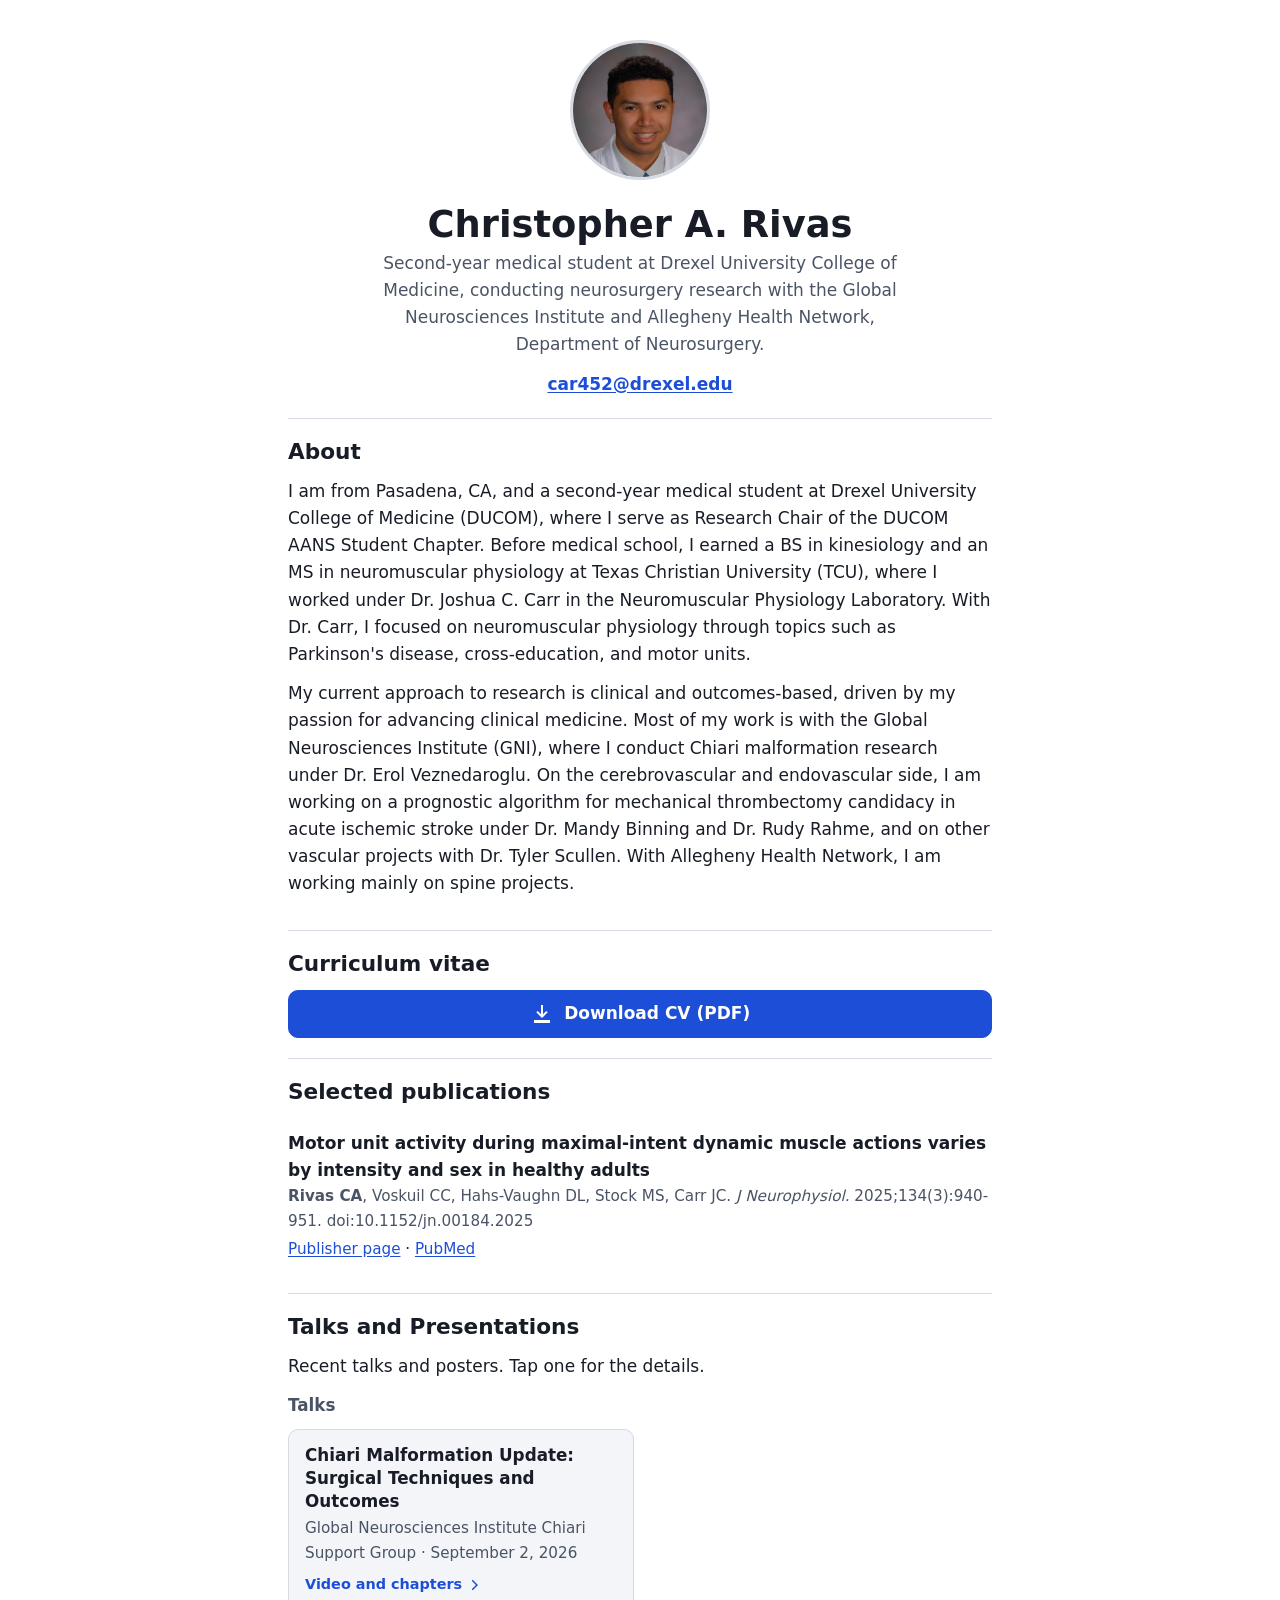
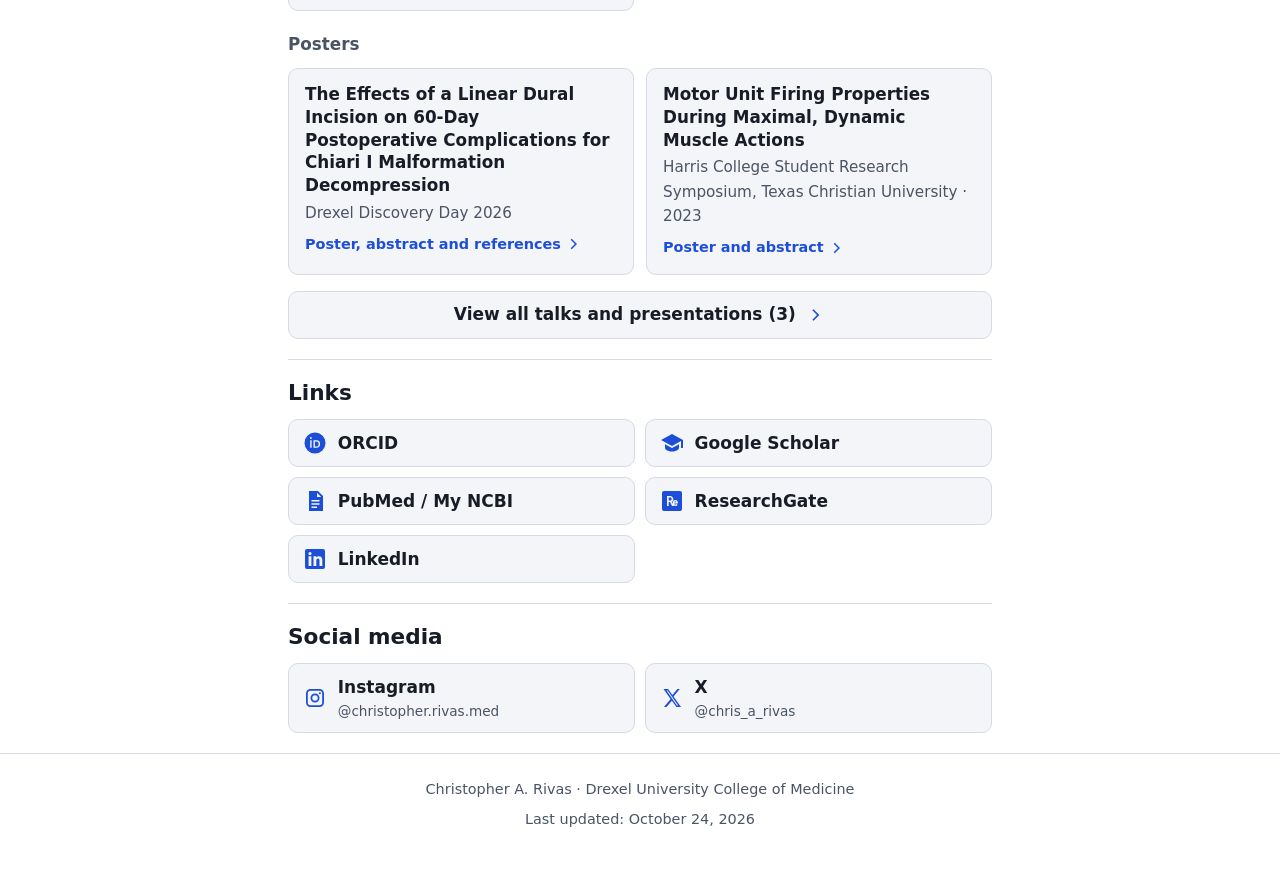
<file: index.html>
<!doctype html>
<html lang="en">
<head>
  <meta charset="utf-8">
  <meta name="viewport" content="width=device-width, initial-scale=1">
  <title>Christopher A. Rivas | Medical Student &amp; Neurosurgery Researcher</title>
  <meta name="description" content="Christopher A. Rivas, second-year medical student at Drexel University College of Medicine. Neurosurgery research with the Global Neurosciences Institute. Posters, publications and CV.">
  <meta name="color-scheme" content="light dark">
  <meta name="theme-color" content="#ffffff" media="(prefers-color-scheme: light)">
  <meta name="theme-color" content="#0f1420" media="(prefers-color-scheme: dark)">
  <link rel="canonical" href="https://christopherrivasmed.github.io/">
  <link rel="icon" href="assets/favicon.svg" type="image/svg+xml">

  <!-- Open Graph / link previews. og:image should be a PNG or JPG, ideally 1200x630. -->
  <meta property="og:type" content="website">
  <meta property="og:title" content="Christopher A. Rivas | Medical Student &amp; Neurosurgery Researcher">
  <meta property="og:description" content="Posters, publications and CV. Drexel University College of Medicine; Global Neurosciences Institute.">
  <meta property="og:url" content="https://christopherrivasmed.github.io/">
  <meta property="og:image" content="https://christopherrivasmed.github.io/assets/og-image.png">
  <meta property="og:image:width" content="1200">
  <meta property="og:image:height" content="630">
  <meta property="og:image:alt" content="Christopher A. Rivas, medical student and neurosurgery researcher">
  <meta name="twitter:card" content="summary_large_image">

  <link rel="stylesheet" href="css/style.css">

  <!--
    OPTIONAL ANALYTICS (GoatCounter, free and privacy-friendly). DISABLED by default.
    To enable: 1) sign up at https://www.goatcounter.com and pick a site code,
    2) replace YOURCODE below, 3) remove the comment markers around the script tag,
    4) to count poster scans, also set goatcounter_code in site.json and run scripts/build_posters.py
       (see README); that adds the counter to every poster page.
    To remove: delete this whole comment block.

    <script data-goatcounter="https://YOURCODE.goatcounter.com/count"
            async src="https://gc.zgo.at/count.js"></script>
  -->
</head>
<body>
  <a class="skip-link" href="#main">Skip to content</a>

  <header class="wrap hero">
    <img src="assets/photo.jpg" width="140" height="140" alt="Portrait of Christopher A. Rivas in a white coat and teal tie, smiling" fetchpriority="high">
    <h1>Christopher A. Rivas</h1>
    <p class="tagline">Second-year medical student at Drexel University College of Medicine, conducting neurosurgery research with the Global Neurosciences Institute and Allegheny Health Network, Department of Neurosurgery.</p>
    <p class="contact">
      <a href="mailto:car452@drexel.edu">car452@drexel.edu</a>
    </p>

  </header>

  <main id="main" class="wrap">

    <section id="about" aria-labelledby="about-h">
      <h2 id="about-h">About</h2>
      <p>I am from Pasadena, CA, and a second-year medical student at Drexel University College of Medicine (DUCOM), where I serve as Research Chair of the DUCOM AANS Student Chapter. Before medical school, I earned a BS in kinesiology and an MS in neuromuscular physiology at Texas Christian University (TCU), where I worked under Dr. Joshua C. Carr in the Neuromuscular Physiology Laboratory. With Dr. Carr, I focused on neuromuscular physiology through topics such as Parkinson's disease, cross-education, and motor units.</p>
      <p>My current approach to research is clinical and outcomes-based, driven by my passion for advancing clinical medicine. Most of my work is with the Global Neurosciences Institute (GNI), where I conduct Chiari malformation research under Dr. Erol Veznedaroglu. On the cerebrovascular and endovascular side, I am working on a prognostic algorithm for mechanical thrombectomy candidacy in acute ischemic stroke under Dr. Mandy Binning and Dr. Rudy Rahme, and on other vascular projects with Dr. Tyler Scullen. With Allegheny Health Network, I am working mainly on spine projects.</p>
    </section>

    <section id="cv" aria-labelledby="cv-h">
      <h2 id="cv-h">Curriculum vitae</h2>
      <!-- To swap the CV, replace cv/Rivas_CV.pdf with your file (same name). The link stays the same. -->
      <a class="btn btn-primary" href="cv/Rivas_CV.pdf" download>
        <svg viewBox="0 0 24 24" aria-hidden="true" focusable="false"><path d="M11 3h2v9.2l3.3-3.3 1.4 1.4L12 16.1l-5.7-5.8 1.4-1.4L11 12.2V3zM4 18h16v3H4v-3z"/></svg>
        Download CV (PDF)
      </a>
    </section>

    <section id="publications" aria-labelledby="pubs-h">
      <h2 id="pubs-h">Selected publications</h2>
      <ol class="pubs" reversed>
        <li id="pub-rivas-2025">
          <div class="pub-title">Motor unit activity during maximal-intent dynamic muscle actions varies by intensity and sex in healthy adults</div>
          <div class="pub-meta">
            <strong>Rivas CA</strong>, Voskuil CC, Hahs-Vaughn DL, Stock MS, Carr JC.
            <em>J Neurophysiol.</em> 2025;134(3):940-951.
            doi:10.1152/jn.00184.2025
          </div>
          <p class="pub-links">
            <a href="https://doi.org/10.1152/jn.00184.2025">Publisher page</a> &middot;
            <a href="https://pubmed.ncbi.nlm.nih.gov/40839392/">PubMed</a>
          </p>
        </li>
        <!-- To add another paper, copy the <li> above and give it a new id (for example pub-rivas-2026). -->
      </ol>
    </section>

    <section id="presentations" aria-labelledby="presentations-h">
      <h2 id="presentations-h">Talks and Presentations</h2>
      <p>Recent talks and posters. Tap one for the details.</p>

      <!--
        Everything between the markers is GENERATED (the newest talks and posters and the "view all" button).
        Do not edit it here. Add or change a talk or poster in talks/<slug>/talk.json or posters/<slug>/poster.json,
        then run: python scripts/build_site.py
        (how many show: "home_talk_limit" and "home_poster_limit" in site.json)
      -->
      <!-- PRESENTATIONS:START (generated by scripts/build_site.py; do not edit between the markers) -->
      <h3 class="group-h">Talks</h3>
      <ul class="tile-list">
      <li data-kind="talk" data-search="Chiari Malformation Update: Surgical Techniques and Outcomes Global Neurosciences Institute Chiari Support Group September 2, 2026 2026-09-02 Christopher A. Rivas Chiari malformation Chiari support group patients and families surgical techniques surgical outcomes research basics Global Neurosciences Institute GNI chiari-support-group-2026 Talk">
        <a class="tile" href="t/chiari-support-group-2026/">
          <h4 class="tile-title">Chiari Malformation Update: Surgical Techniques and Outcomes</h4>
          <p class="tile-meta">Global Neurosciences Institute Chiari Support Group &middot; September 2, 2026</p>
          <p class="tile-cta">Video and chapters <svg viewBox="0 0 24 24" aria-hidden="true" focusable="false"><path d="M9 5l7 7-7 7-1.4-1.4L13.2 12 7.6 6.4 9 5z"/></svg></p>
        </a>
      </li>
      </ul>
      <h3 class="group-h">Posters</h3>
      <ul class="tile-list">
      <li data-kind="poster" data-search="The Effects of a Linear Dural Incision on 60-Day Postoperative Complications for Chiari I Malformation Decompression Drexel Discovery Day 2026 2026 2026 Christopher A. Rivas¹ and Erol Veznedaroglu¹,² Chiari malformation Chiari I CM1 decompression dural incision duraplasty neurosurgery Drexel Discovery Day chiari-ddd-2026 Poster">
        <a class="tile" href="p/chiari-ddd-2026/">
          <h4 class="tile-title">The Effects of a Linear Dural Incision on 60-Day Postoperative Complications for Chiari I Malformation Decompression</h4>
          <p class="tile-meta">Drexel Discovery Day 2026</p>
          <p class="tile-cta">Poster, abstract and references <svg viewBox="0 0 24 24" aria-hidden="true" focusable="false"><path d="M9 5l7 7-7 7-1.4-1.4L13.2 12 7.6 6.4 9 5z"/></svg></p>
        </a>
      </li>
      <li data-kind="poster" data-search="Motor Unit Firing Properties During Maximal, Dynamic Muscle Actions Harris College Student Research Symposium, Texas Christian University 2023 2023 Christopher A. Rivas, Caleb Voskuil, Monique Dudar, Alisa Soloveva, and Dr. Joshua C. Carr motor unit surface EMG EMG decomposition Precision Decomposition III PDIII bicep curl Henneman&#x27;s size principle neuromuscular physiology kinesiology TCU Harris College Student Research Symposium motor-unit-firing Poster">
        <a class="tile" href="p/motor-unit-firing/">
          <h4 class="tile-title">Motor Unit Firing Properties During Maximal, Dynamic Muscle Actions</h4>
          <p class="tile-meta">Harris College Student Research Symposium, Texas Christian University &middot; 2023</p>
          <p class="tile-cta">Poster and abstract <svg viewBox="0 0 24 24" aria-hidden="true" focusable="false"><path d="M9 5l7 7-7 7-1.4-1.4L13.2 12 7.6 6.4 9 5z"/></svg></p>
        </a>
      </li>
      </ul>
      <p class="more"><a class="btn more-btn" href="presentations/">View all talks and presentations (3) <svg viewBox="0 0 24 24" aria-hidden="true" focusable="false"><path d="M9 5l7 7-7 7-1.4-1.4L13.2 12 7.6 6.4 9 5z"/></svg></a></p>
      <!-- PRESENTATIONS:END -->
    </section>

    <section id="links" aria-labelledby="links-h">
      <h2 id="links-h">Links</h2>
      <ul class="btn-grid">
        <li>
          <a class="btn" href="https://orcid.org/0009-0006-3144-8555" rel="me noopener">
            <svg viewBox="0 0 24 24" aria-hidden="true" focusable="false"><path fill-rule="evenodd" d="M12 1.5a10.5 10.5 0 1 0 0 21 10.5 10.5 0 0 0 0-21zM7.9 6.1a.9.9 0 1 1 0 1.8.9.9 0 0 1 0-1.8zM7.2 9.2h1.4v7.6H7.2V9.2zm3.3 0h2.9c2.5 0 3.7 1.6 3.7 3.8s-1.4 3.8-3.7 3.8h-2.9V9.2zm1.4 1.2v5.2h1.4c1.7 0 2.4-1.1 2.4-2.6 0-1.4-.7-2.6-2.4-2.6h-1.4z"/></svg>
            ORCID
          </a>
        </li>
        <li>
          <a class="btn" href="https://scholar.google.com/citations?user=MPgsb2YAAAAJ" rel="me noopener">
            <svg viewBox="0 0 24 24" aria-hidden="true" focusable="false"><path d="M12 3 1 9l11 6 9-4.9V17h2V9L12 3zM5 13.2V17c0 1.7 3.1 3.5 7 3.5s7-1.8 7-3.5v-3.8l-7 3.8-7-3.8z"/></svg>
            Google Scholar
          </a>
        </li>
        <li>
          <a class="btn" href="https://www.ncbi.nlm.nih.gov/myncbi/christopher.rivas.2/bibliography/public/" rel="me noopener">
            <svg viewBox="0 0 24 24" aria-hidden="true" focusable="false"><path d="M6 2h9l5 5v15H6V2zm8 1.8V8h4.2L14 3.8zM8.5 11v1.6h8V11h-8zm0 3.2v1.6h8v-1.6h-8zm0 3.2V19h5.5v-1.6H8.5z"/></svg>
            PubMed / My NCBI
          </a>
        </li>
        <li>
          <a class="btn" href="https://www.researchgate.net/profile/Christopher-Rivas-2" rel="me noopener">
            <svg viewBox="0 0 24 24" aria-hidden="true" focusable="false"><path fill-rule="evenodd" d="M4 2h16a2 2 0 0 1 2 2v16a2 2 0 0 1-2 2H4a2 2 0 0 1-2-2V4a2 2 0 0 1 2-2zm3 5v10h1.7v-3.9h1.4l1.9 3.9h1.9l-2.2-4.1c1-.4 1.6-1.3 1.6-2.5 0-1.8-1.3-3.4-3.2-3.4H7zm1.7 1.5h1.5c.9 0 1.5.6 1.5 1.5s-.6 1.5-1.5 1.5H8.7V8.5zM15.3 11c-1.5 0-2.6 1.1-2.6 2.9s1.1 3.1 2.8 3.1c.9 0 1.6-.3 2.1-.9l-.9-1c-.3.3-.7.5-1.1.5-.7 0-1.2-.4-1.3-1.2h3.6v-.5c0-1.7-.9-2.9-2.6-2.9zm-.1 1.3c.5 0 .8.4.9.9h-1.8c.1-.6.4-.9.9-.9z"/></svg>
            ResearchGate
          </a>
        </li>
        <li>
          <a class="btn" href="https://www.linkedin.com/in/christopher-a-r-31bab919a/" rel="me noopener">
            <svg viewBox="0 0 24 24" aria-hidden="true" focusable="false"><path d="M4 2h16a2 2 0 0 1 2 2v16a2 2 0 0 1-2 2H4a2 2 0 0 1-2-2V4a2 2 0 0 1 2-2zm1.6 7.2V19h2.8V9.2H5.6zM7 5a1.6 1.6 0 1 0 0 3.2A1.6 1.6 0 0 0 7 5zm3.5 4.2V19h2.8v-5.2c0-1.4.6-2.2 1.7-2.2s1.5.8 1.5 2.1V19h2.8v-5.9c0-2.4-1.3-3.9-3.4-3.9-1.2 0-2.1.6-2.6 1.4V9.2h-2.8z"/></svg>
            LinkedIn
          </a>
        </li>
      </ul>
    </section>

    <section id="social" aria-labelledby="social-h">
      <h2 id="social-h">Social media</h2>
      <ul class="btn-grid">
        <li>
          <a class="btn" href="https://www.instagram.com/christopher.rivas.med/" rel="me noopener">
            <svg viewBox="0 0 24 24" aria-hidden="true" focusable="false"><path fill-rule="evenodd" d="M7.5 3h9A4.5 4.5 0 0 1 21 7.5v9a4.5 4.5 0 0 1-4.5 4.5h-9A4.5 4.5 0 0 1 3 16.5v-9A4.5 4.5 0 0 1 7.5 3zm0 1.8a2.7 2.7 0 0 0-2.7 2.7v9a2.7 2.7 0 0 0 2.7 2.7h9a2.7 2.7 0 0 0 2.7-2.7v-9a2.7 2.7 0 0 0-2.7-2.7h-9zM12 7.5a4.5 4.5 0 1 1 0 9 4.5 4.5 0 0 1 0-9zm0 1.8a2.7 2.7 0 1 0 0 5.4 2.7 2.7 0 0 0 0-5.4zm4.9-3.1a1.05 1.05 0 1 1 0 2.1 1.05 1.05 0 0 1 0-2.1z"/></svg>
            <span>Instagram <small>@christopher.rivas.med</small></span>
          </a>
        </li>
        <li>
          <a class="btn" href="https://x.com/chris_a_rivas" rel="me noopener">
            <svg viewBox="0 0 24 24" aria-hidden="true" focusable="false"><path fill-rule="evenodd" d="M3.5 3h4.6l4.3 6 5-6h2.4l-6.3 7.5L21 21h-4.6l-4.5-6.3L6.5 21H4l6.6-7.9L3.5 3zm3 1.6 10.4 14.8h1.2L7.7 4.6H6.5z"/></svg>
            <span>X <small>@chris_a_rivas</small></span>
          </a>
        </li>
      </ul>
    </section>

  </main>

  <footer>
    <div class="wrap">
      <p>Christopher A. Rivas &middot; Drexel University College of Medicine</p>
      <p>Last updated: <time datetime="2026-10-24">October 24, 2026</time></p>
    </div>
  </footer>

</body>
</html>
</file>
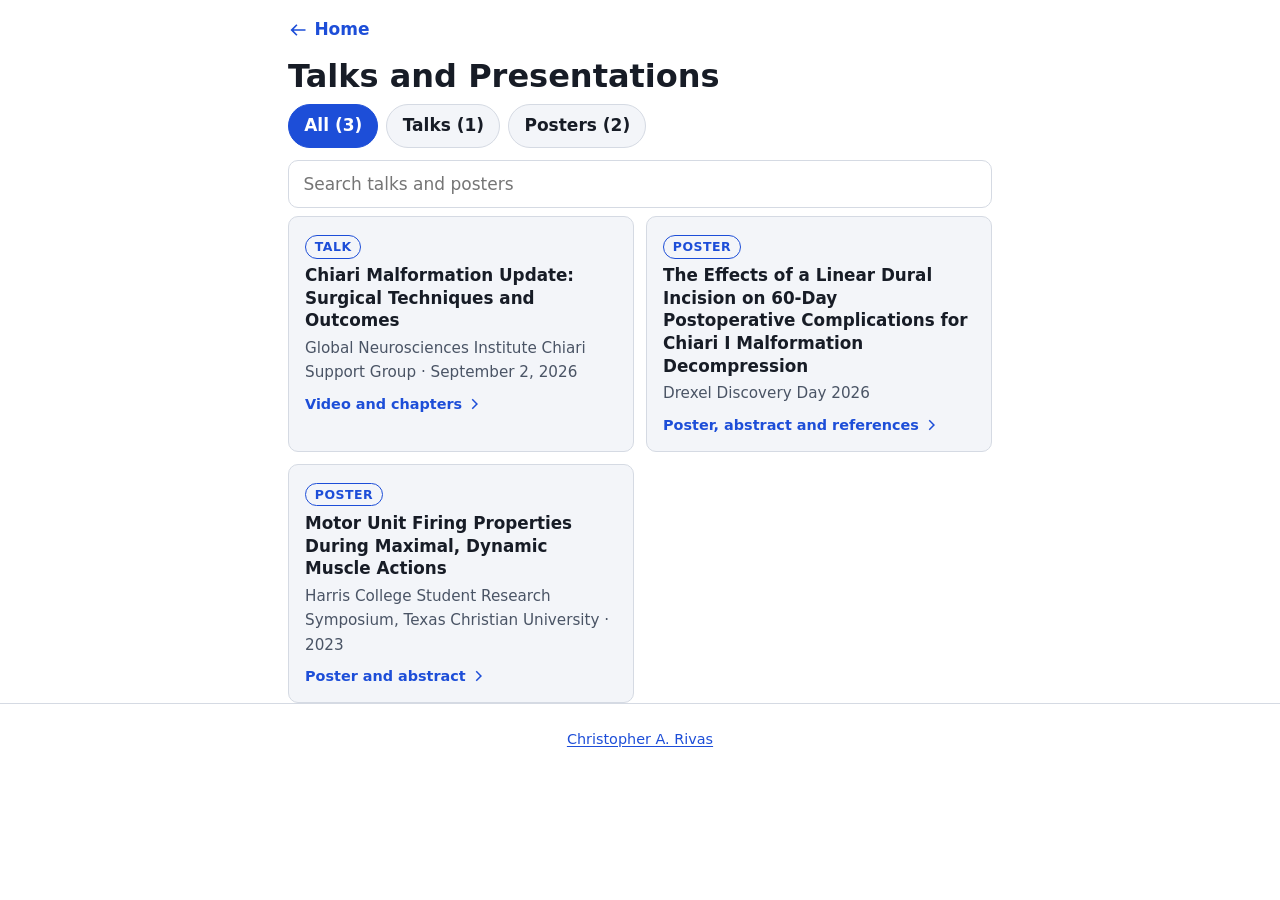
<file: presentations/index.html>
<!doctype html>
<html lang="en">
<!-- generated by scripts/build_site.py; edit talks/<slug>/talk.json and posters/<slug>/poster.json instead -->
<head>
  <meta charset="utf-8">
  <meta name="viewport" content="width=device-width, initial-scale=1">
  <title>Talks and Presentations | Christopher A. Rivas</title>
  <meta name="description" content="All talks and research posters by Christopher A. Rivas, with videos, abstracts and references.">
  <meta name="color-scheme" content="light dark">
  <meta name="theme-color" content="#ffffff" media="(prefers-color-scheme: light)">
  <meta name="theme-color" content="#0f1420" media="(prefers-color-scheme: dark)">
  <link rel="canonical" href="https://christopherrivasmed.github.io/presentations/">
  <link rel="icon" href="../assets/favicon.svg" type="image/svg+xml">
  <meta property="og:type" content="website">
  <meta property="og:title" content="Talks and Presentations">
  <meta property="og:description" content="All talks and research posters by Christopher A. Rivas, with videos, abstracts and references.">
  <meta property="og:url" content="https://christopherrivasmed.github.io/presentations/">
  <meta property="og:image" content="https://christopherrivasmed.github.io/assets/og-image.png">
  <meta name="twitter:card" content="summary_large_image">
  <link rel="stylesheet" href="../css/style.css">
</head>
<body>
  <a class="skip-link" href="#main">Skip to content</a>

  <header class="wrap poster-top">
    <a class="back" href="../"><svg viewBox="0 0 24 24" aria-hidden="true" focusable="false"><path d="M10 5l-7 7 7 7 1.4-1.4L6.8 13H21v-2H6.8l4.6-4.6L10 5z"/></svg>Home</a>
  </header>

  <main id="main" class="wrap poster-page">
    <h1>Talks and Presentations</h1>
    <div class="filter" id="kind-filter" role="group" aria-label="Filter by type" hidden>
      <button type="button" class="chip" data-kind="all" aria-pressed="true">All (3)</button>
      <button type="button" class="chip" data-kind="talk" aria-pressed="false">Talks (1)</button>
      <button type="button" class="chip" data-kind="poster" aria-pressed="false">Posters (2)</button>
    </div>

    <!-- The search box and filters are shown by js/presentations.js (they need JavaScript). -->
    <div class="poster-search" id="poster-search-wrap" hidden>
      <label for="poster-search" class="sr-only">Search talks and posters</label>
      <input id="poster-search" type="search" placeholder="Search talks and posters" autocomplete="off" enterkeyhint="search">
    </div>
    <p class="poster-count" id="poster-count" aria-live="polite" hidden></p>

    <ul class="tile-list" id="poster-list">
      <li data-kind="talk" data-search="Chiari Malformation Update: Surgical Techniques and Outcomes Global Neurosciences Institute Chiari Support Group September 2, 2026 2026-09-02 Christopher A. Rivas Chiari malformation Chiari support group patients and families surgical techniques surgical outcomes research basics Global Neurosciences Institute GNI chiari-support-group-2026 Talk">
        <a class="tile" href="../t/chiari-support-group-2026/">
          <span class="tile-kind">Talk</span>
          <h3 class="tile-title">Chiari Malformation Update: Surgical Techniques and Outcomes</h3>
          <p class="tile-meta">Global Neurosciences Institute Chiari Support Group &middot; September 2, 2026</p>
          <p class="tile-cta">Video and chapters <svg viewBox="0 0 24 24" aria-hidden="true" focusable="false"><path d="M9 5l7 7-7 7-1.4-1.4L13.2 12 7.6 6.4 9 5z"/></svg></p>
        </a>
      </li>
      <li data-kind="poster" data-search="The Effects of a Linear Dural Incision on 60-Day Postoperative Complications for Chiari I Malformation Decompression Drexel Discovery Day 2026 2026 2026 Christopher A. Rivas¹ and Erol Veznedaroglu¹,² Chiari malformation Chiari I CM1 decompression dural incision duraplasty neurosurgery Drexel Discovery Day chiari-ddd-2026 Poster">
        <a class="tile" href="../p/chiari-ddd-2026/">
          <span class="tile-kind">Poster</span>
          <h3 class="tile-title">The Effects of a Linear Dural Incision on 60-Day Postoperative Complications for Chiari I Malformation Decompression</h3>
          <p class="tile-meta">Drexel Discovery Day 2026</p>
          <p class="tile-cta">Poster, abstract and references <svg viewBox="0 0 24 24" aria-hidden="true" focusable="false"><path d="M9 5l7 7-7 7-1.4-1.4L13.2 12 7.6 6.4 9 5z"/></svg></p>
        </a>
      </li>
      <li data-kind="poster" data-search="Motor Unit Firing Properties During Maximal, Dynamic Muscle Actions Harris College Student Research Symposium, Texas Christian University 2023 2023 Christopher A. Rivas, Caleb Voskuil, Monique Dudar, Alisa Soloveva, and Dr. Joshua C. Carr motor unit surface EMG EMG decomposition Precision Decomposition III PDIII bicep curl Henneman&#x27;s size principle neuromuscular physiology kinesiology TCU Harris College Student Research Symposium motor-unit-firing Poster">
        <a class="tile" href="../p/motor-unit-firing/">
          <span class="tile-kind">Poster</span>
          <h3 class="tile-title">Motor Unit Firing Properties During Maximal, Dynamic Muscle Actions</h3>
          <p class="tile-meta">Harris College Student Research Symposium, Texas Christian University &middot; 2023</p>
          <p class="tile-cta">Poster and abstract <svg viewBox="0 0 24 24" aria-hidden="true" focusable="false"><path d="M9 5l7 7-7 7-1.4-1.4L13.2 12 7.6 6.4 9 5z"/></svg></p>
        </a>
      </li>
    </ul>
    <p class="poster-empty" id="poster-empty" hidden>Nothing matches your search.</p>
  </main>

  <footer>
    <div class="wrap">
      <p><a href="../">Christopher A. Rivas</a></p>
    </div>
  </footer>
  <script src="../js/presentations.js" defer></script>
</body>
</html>
</file>
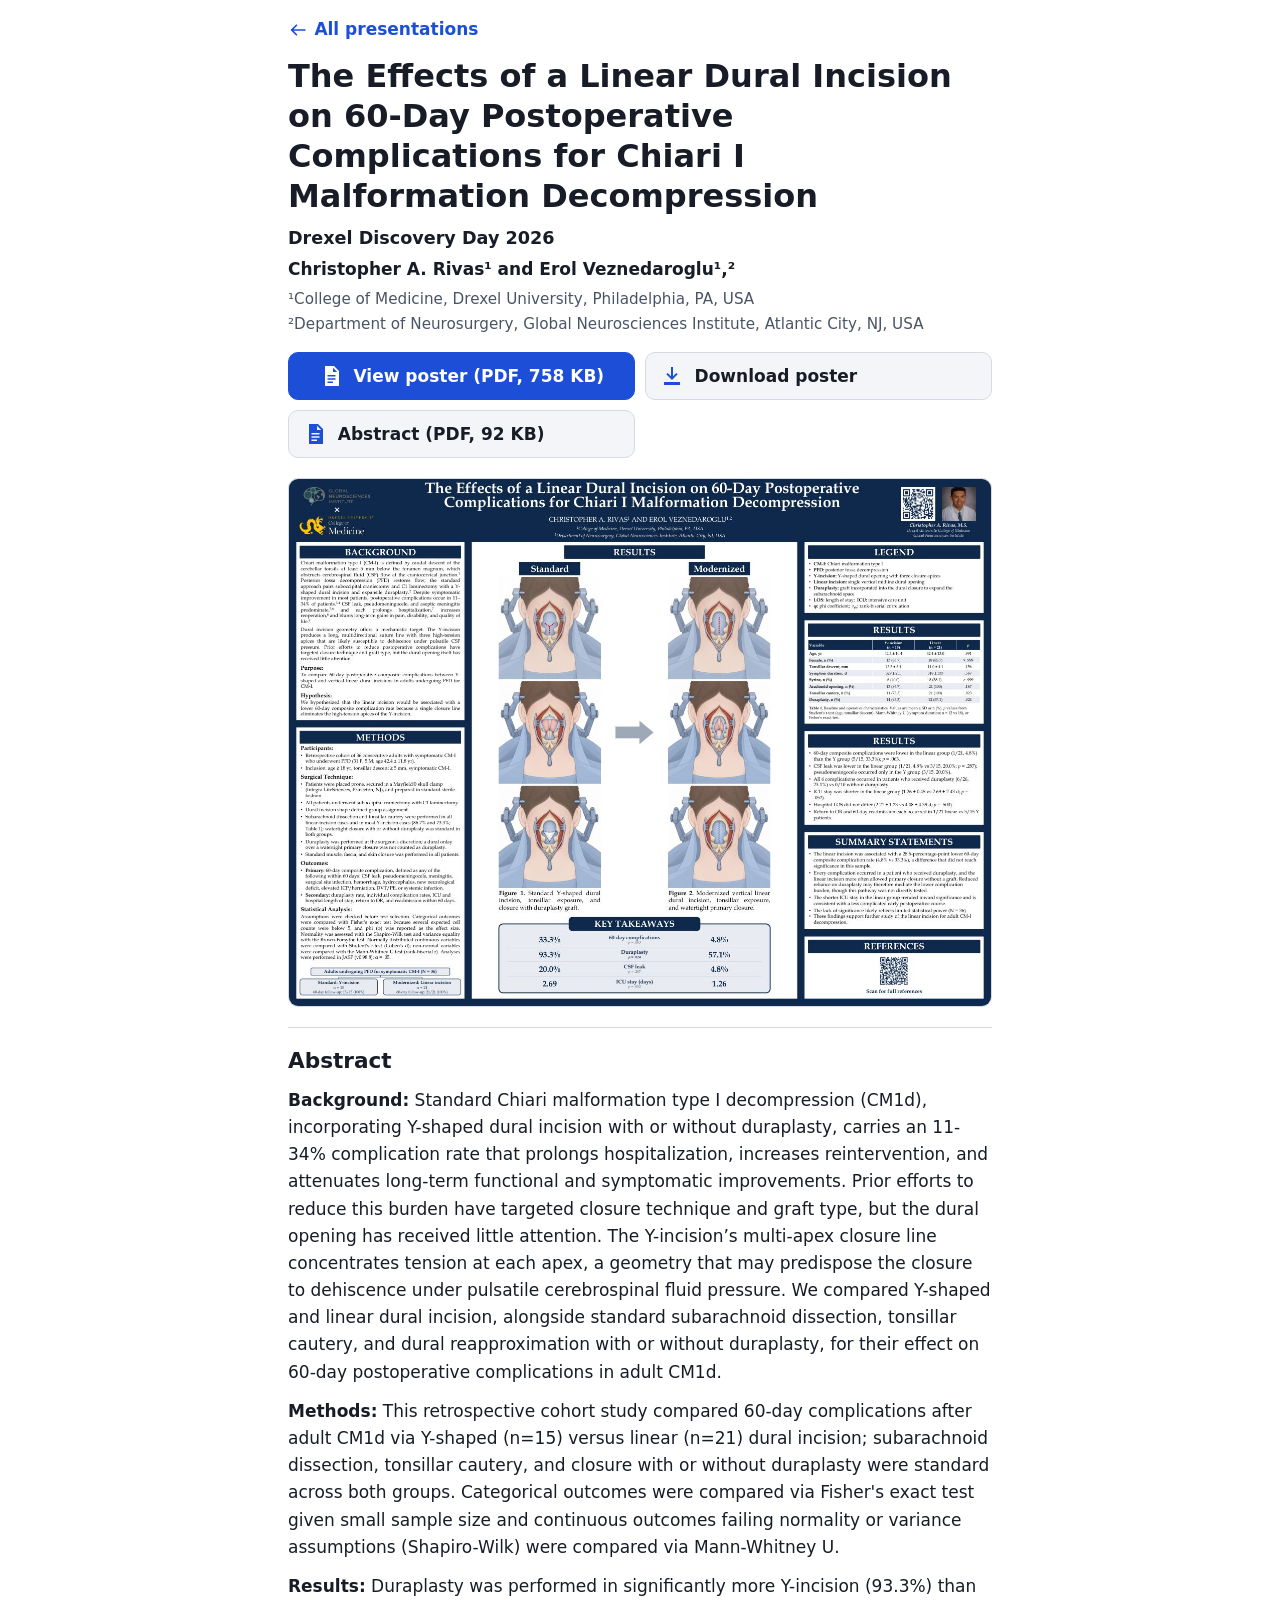
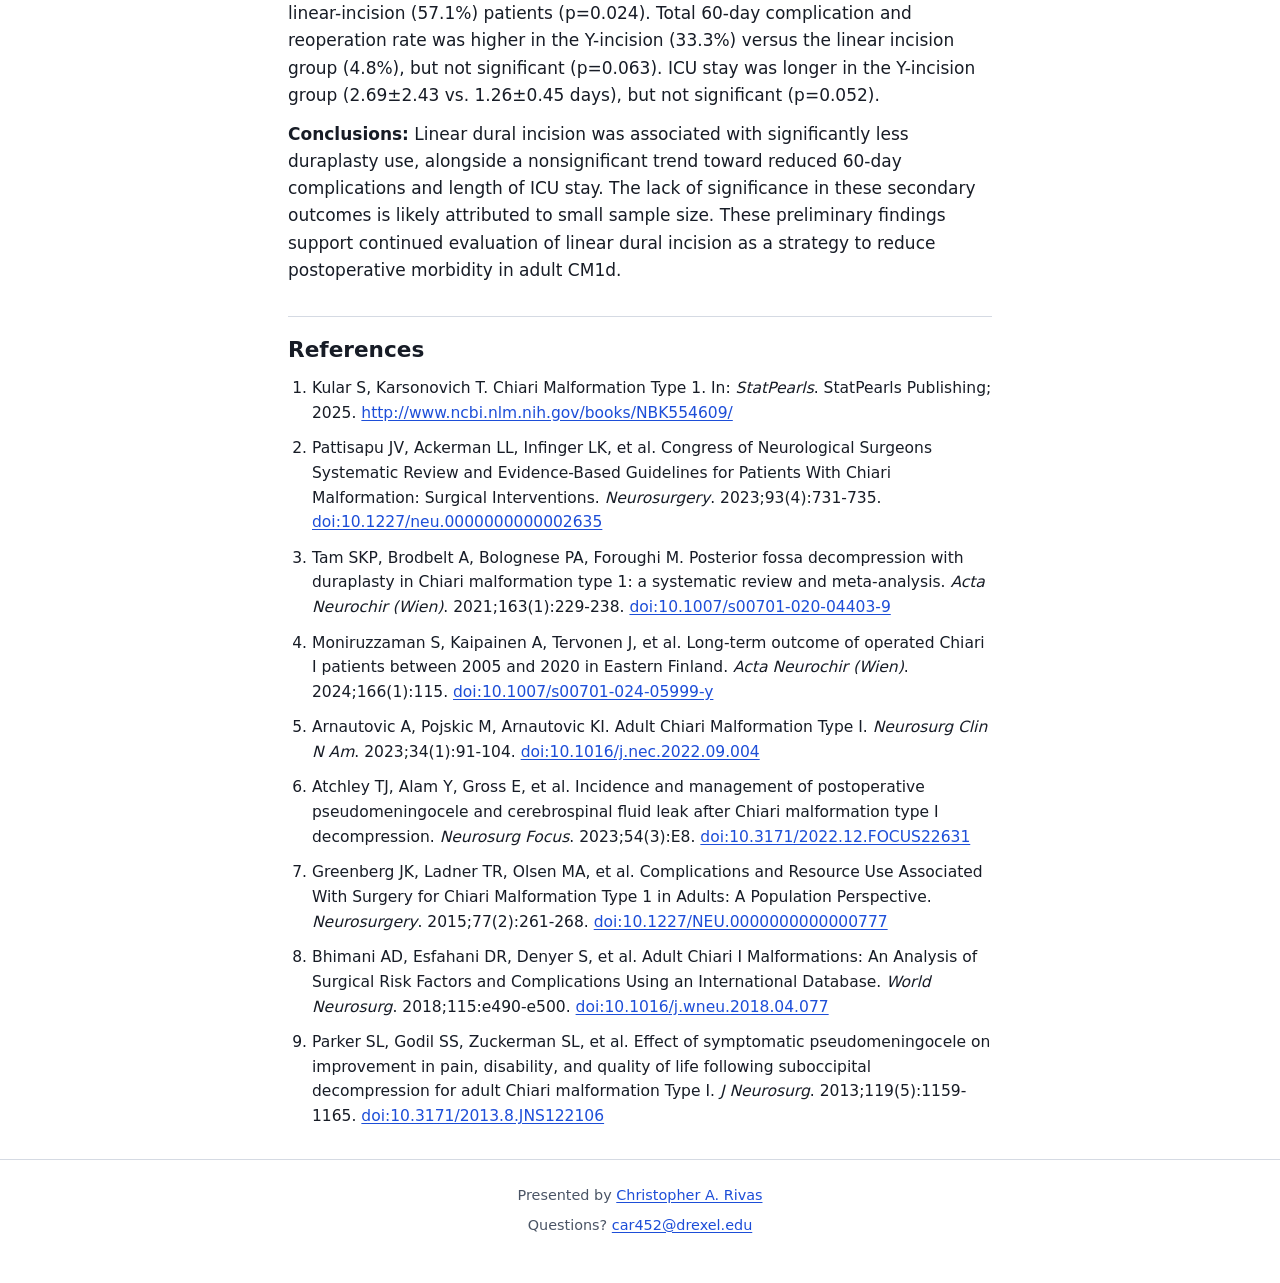
<file: p/chiari-ddd-2026/index.html>
<!doctype html>
<html lang="en">
<!-- generated by scripts/build_site.py; edit posters/chiari-ddd-2026/poster.json instead -->
<head>
  <meta charset="utf-8">
  <meta name="viewport" content="width=device-width, initial-scale=1">
  <title>The Effects of a Linear Dural Incision on 60-Day Postoperative Complications for Chiari I Malformation Decompression | Christopher A. Rivas</title>
  <meta name="description" content="Drexel Discovery Day 2026. Poster, abstract and references by Christopher A. Rivas.">
  <meta name="color-scheme" content="light dark">
  <meta name="theme-color" content="#ffffff" media="(prefers-color-scheme: light)">
  <meta name="theme-color" content="#0f1420" media="(prefers-color-scheme: dark)">
  <link rel="canonical" href="https://christopherrivasmed.github.io/p/chiari-ddd-2026/">
  <link rel="icon" href="../../assets/favicon.svg" type="image/svg+xml">
  <meta property="og:type" content="article">
  <meta property="og:title" content="The Effects of a Linear Dural Incision on 60-Day Postoperative Complications for Chiari I Malformation Decompression">
  <meta property="og:description" content="Drexel Discovery Day 2026. Poster, abstract and references by Christopher A. Rivas.">
  <meta property="og:url" content="https://christopherrivasmed.github.io/p/chiari-ddd-2026/">
  <meta property="og:image" content="https://christopherrivasmed.github.io/posters/chiari-ddd-2026/preview.jpg">
  <meta name="twitter:card" content="summary_large_image">
  <link rel="stylesheet" href="../../css/style.css">
</head>
<body>
  <a class="skip-link" href="#main">Skip to content</a>

  <header class="wrap poster-top">
    <a class="back" href="../../presentations/"><svg viewBox="0 0 24 24" aria-hidden="true" focusable="false"><path d="M10 5l-7 7 7 7 1.4-1.4L6.8 13H21v-2H6.8l4.6-4.6L10 5z"/></svg>All presentations</a>
  </header>

  <main id="main" class="wrap poster-page">
    <h1>The Effects of a Linear Dural Incision on 60-Day Postoperative Complications for Chiari I Malformation Decompression</h1>
    <p class="conf"><strong>Drexel Discovery Day 2026</strong></p>
    <p class="authors">Christopher A. Rivas¹ and Erol Veznedaroglu¹,²</p>
    <p class="affiliation">¹College of Medicine, Drexel University, Philadelphia, PA, USA<br>²Department of Neurosurgery, Global Neurosciences Institute, Atlantic City, NJ, USA</p>

    <ul class="btn-grid actions">
      <li><a class="btn btn-primary" href="../../posters/chiari-ddd-2026/poster.pdf" target="_blank" rel="noopener"><svg viewBox="0 0 24 24" aria-hidden="true" focusable="false"><path d="M6 2h9l5 5v15H6V2zm8 1.8V8h4.2L14 3.8zM8.5 11v1.6h8V11h-8zm0 3.2v1.6h8v-1.6h-8zm0 3.2V19h5.5v-1.6H8.5z"/></svg>View poster (PDF, 758 KB)</a></li>
      <li><a class="btn" href="../../posters/chiari-ddd-2026/poster.pdf" download><svg viewBox="0 0 24 24" aria-hidden="true" focusable="false"><path d="M11 3h2v9.2l3.3-3.3 1.4 1.4L12 16.1l-5.7-5.8 1.4-1.4L11 12.2V3zM4 18h16v3H4v-3z"/></svg>Download poster</a></li>
      <li><a class="btn" href="../../posters/chiari-ddd-2026/abstract.pdf" target="_blank" rel="noopener"><svg viewBox="0 0 24 24" aria-hidden="true" focusable="false"><path d="M6 2h9l5 5v15H6V2zm8 1.8V8h4.2L14 3.8zM8.5 11v1.6h8V11h-8zm0 3.2v1.6h8v-1.6h-8zm0 3.2V19h5.5v-1.6H8.5z"/></svg>Abstract (PDF, 92 KB)</a></li>
    </ul>

    <a class="poster-preview" href="../../posters/chiari-ddd-2026/poster.pdf" target="_blank" rel="noopener"><img src="../../posters/chiari-ddd-2026/preview.jpg" alt="Preview of the poster: The Effects of a Linear Dural Incision on 60-Day Postoperative Complications for Chiari I Malformation Decompression"></a>
    <section id="abstract" aria-labelledby="abstract-h">
      <h2 id="abstract-h">Abstract</h2>
      <p><strong>Background:</strong> Standard Chiari malformation type I decompression (CM1d), incorporating Y-shaped dural incision with or without duraplasty, carries an 11-34% complication rate that prolongs hospitalization, increases reintervention, and attenuates long-term functional and symptomatic improvements. Prior efforts to reduce this burden have targeted closure technique and graft type, but the dural opening has received little attention. The Y-incision’s multi-apex closure line concentrates tension at each apex, a geometry that may predispose the closure to dehiscence under pulsatile cerebrospinal fluid pressure. We compared Y-shaped and linear dural incision, alongside standard subarachnoid dissection, tonsillar cautery, and dural reapproximation with or without duraplasty, for their effect on 60-day postoperative complications in adult CM1d.</p>
      <p><strong>Methods:</strong> This retrospective cohort study compared 60-day complications after adult CM1d via Y-shaped (n=15) versus linear (n=21) dural incision; subarachnoid dissection, tonsillar cautery, and closure with or without duraplasty were standard across both groups. Categorical outcomes were compared via Fisher&#x27;s exact test given small sample size and continuous outcomes failing normality or variance assumptions (Shapiro-Wilk) were compared via Mann-Whitney U.</p>
      <p><strong>Results:</strong> Duraplasty was performed in significantly more Y-incision (93.3%) than linear-incision (57.1%) patients (p=0.024). Total 60-day complication and reoperation rate was higher in the Y-incision (33.3%) versus the linear incision group (4.8%), but not significant (p=0.063). ICU stay was longer in the Y-incision group (2.69±2.43 vs. 1.26±0.45 days), but not significant (p=0.052).</p>
      <p><strong>Conclusions:</strong> Linear dural incision was associated with significantly less duraplasty use, alongside a nonsignificant trend toward reduced 60-day complications and length of ICU stay. The lack of significance in these secondary outcomes is likely attributed to small sample size. These preliminary findings support continued evaluation of linear dural incision as a strategy to reduce postoperative morbidity in adult CM1d.</p>
    </section>
    <section id="references" aria-labelledby="references-h">
      <h2 id="references-h">References</h2>
      <ol class="refs">
        <li>Kular S, Karsonovich T. Chiari Malformation Type 1. In: <em>StatPearls</em>. StatPearls Publishing; 2025. <a href="http://www.ncbi.nlm.nih.gov/books/NBK554609/" rel="noopener">http://www.ncbi.nlm.nih.gov/books/NBK554609/</a></li>
        <li>Pattisapu JV, Ackerman LL, Infinger LK, et al. Congress of Neurological Surgeons Systematic Review and Evidence-Based Guidelines for Patients With Chiari Malformation: Surgical Interventions. <em>Neurosurgery</em>. 2023;93(4):731-735. <a href="https://doi.org/10.1227/neu.0000000000002635" rel="noopener">doi:10.1227/neu.0000000000002635</a></li>
        <li>Tam SKP, Brodbelt A, Bolognese PA, Foroughi M. Posterior fossa decompression with duraplasty in Chiari malformation type 1: a systematic review and meta-analysis. <em>Acta Neurochir (Wien)</em>. 2021;163(1):229-238. <a href="https://doi.org/10.1007/s00701-020-04403-9" rel="noopener">doi:10.1007/s00701-020-04403-9</a></li>
        <li>Moniruzzaman S, Kaipainen A, Tervonen J, et al. Long-term outcome of operated Chiari I patients between 2005 and 2020 in Eastern Finland. <em>Acta Neurochir (Wien)</em>. 2024;166(1):115. <a href="https://doi.org/10.1007/s00701-024-05999-y" rel="noopener">doi:10.1007/s00701-024-05999-y</a></li>
        <li>Arnautovic A, Pojskic M, Arnautovic KI. Adult Chiari Malformation Type I. <em>Neurosurg Clin N Am</em>. 2023;34(1):91-104. <a href="https://doi.org/10.1016/j.nec.2022.09.004" rel="noopener">doi:10.1016/j.nec.2022.09.004</a></li>
        <li>Atchley TJ, Alam Y, Gross E, et al. Incidence and management of postoperative pseudomeningocele and cerebrospinal fluid leak after Chiari malformation type I decompression. <em>Neurosurg Focus</em>. 2023;54(3):E8. <a href="https://doi.org/10.3171/2022.12.FOCUS22631" rel="noopener">doi:10.3171/2022.12.FOCUS22631</a></li>
        <li>Greenberg JK, Ladner TR, Olsen MA, et al. Complications and Resource Use Associated With Surgery for Chiari Malformation Type 1 in Adults: A Population Perspective. <em>Neurosurgery</em>. 2015;77(2):261-268. <a href="https://doi.org/10.1227/NEU.0000000000000777" rel="noopener">doi:10.1227/NEU.0000000000000777</a></li>
        <li>Bhimani AD, Esfahani DR, Denyer S, et al. Adult Chiari I Malformations: An Analysis of Surgical Risk Factors and Complications Using an International Database. <em>World Neurosurg</em>. 2018;115:e490-e500. <a href="https://doi.org/10.1016/j.wneu.2018.04.077" rel="noopener">doi:10.1016/j.wneu.2018.04.077</a></li>
        <li>Parker SL, Godil SS, Zuckerman SL, et al. Effect of symptomatic pseudomeningocele on improvement in pain, disability, and quality of life following suboccipital decompression for adult Chiari malformation Type I. <em>J Neurosurg</em>. 2013;119(5):1159-1165. <a href="https://doi.org/10.3171/2013.8.JNS122106" rel="noopener">doi:10.3171/2013.8.JNS122106</a></li>
      </ol>
    </section>
  </main>

  <footer>
    <div class="wrap">
      <p>Presented by <a href="../../">Christopher A. Rivas</a></p>
      <p>Questions? <a href="mailto:car452@drexel.edu">car452@drexel.edu</a></p>
    </div>
  </footer>
</body>
</html>
</file>
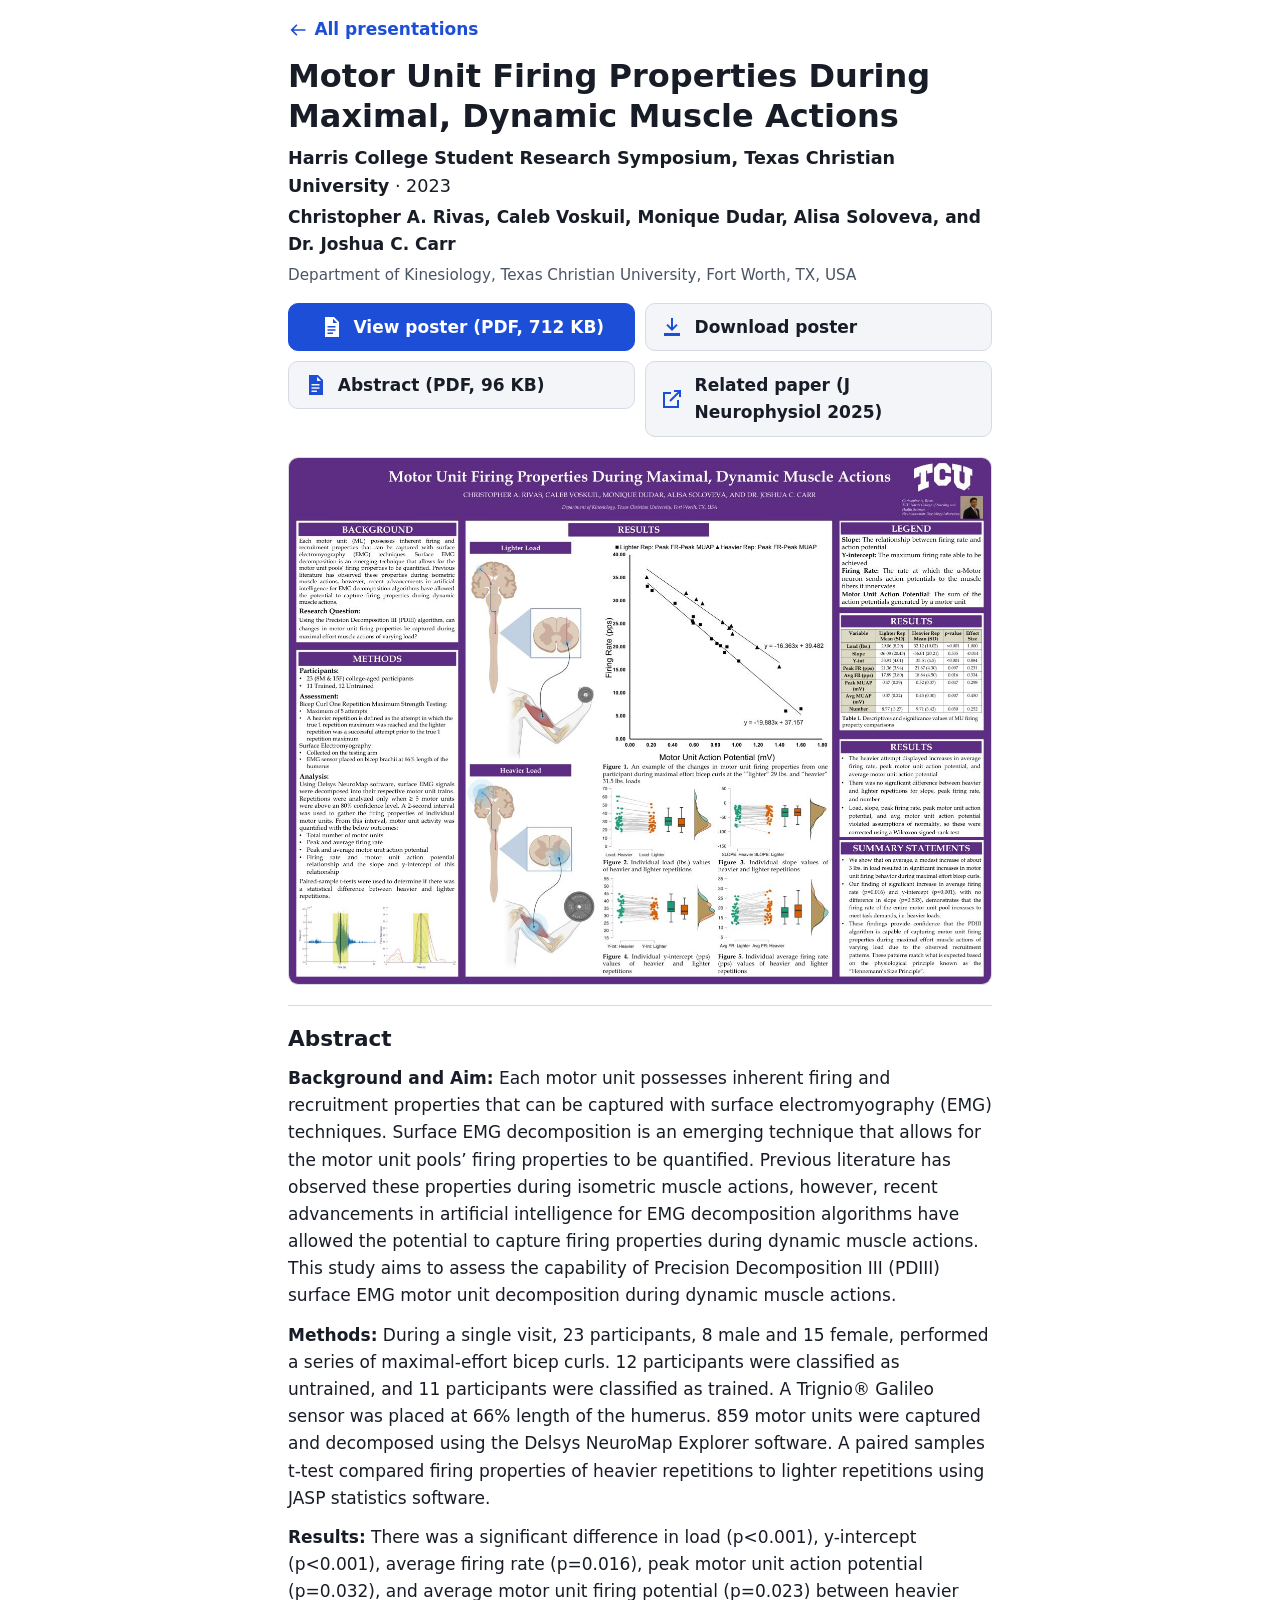
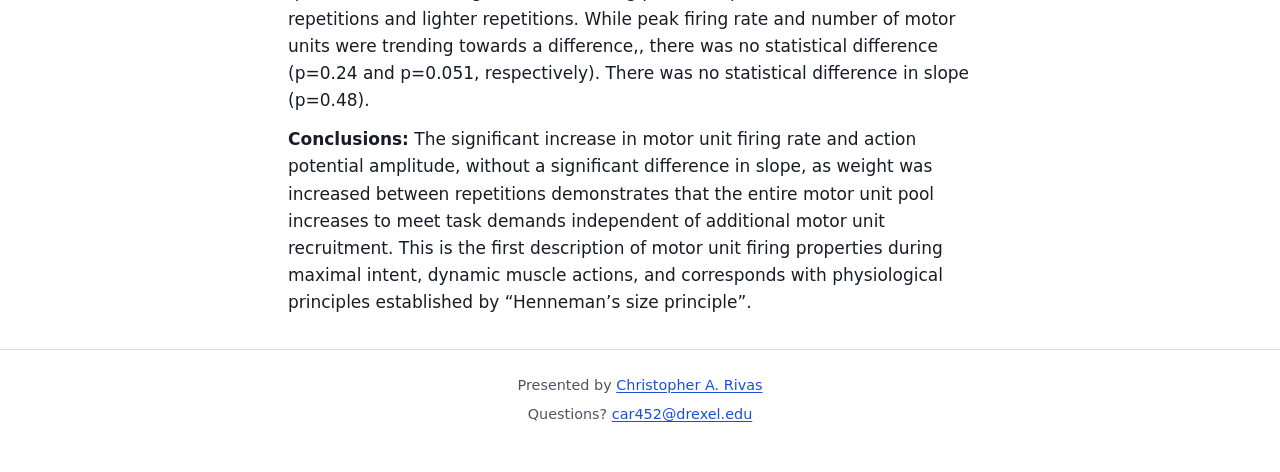
<file: p/motor-unit-firing/index.html>
<!doctype html>
<html lang="en">
<!-- generated by scripts/build_site.py; edit posters/motor-unit-firing/poster.json instead -->
<head>
  <meta charset="utf-8">
  <meta name="viewport" content="width=device-width, initial-scale=1">
  <title>Motor Unit Firing Properties During Maximal, Dynamic Muscle Actions | Christopher A. Rivas</title>
  <meta name="description" content="Harris College Student Research Symposium, Texas Christian University, 2023. Poster and abstract by Christopher A. Rivas.">
  <meta name="color-scheme" content="light dark">
  <meta name="theme-color" content="#ffffff" media="(prefers-color-scheme: light)">
  <meta name="theme-color" content="#0f1420" media="(prefers-color-scheme: dark)">
  <link rel="canonical" href="https://christopherrivasmed.github.io/p/motor-unit-firing/">
  <link rel="icon" href="../../assets/favicon.svg" type="image/svg+xml">
  <meta property="og:type" content="article">
  <meta property="og:title" content="Motor Unit Firing Properties During Maximal, Dynamic Muscle Actions">
  <meta property="og:description" content="Harris College Student Research Symposium, Texas Christian University, 2023. Poster and abstract by Christopher A. Rivas.">
  <meta property="og:url" content="https://christopherrivasmed.github.io/p/motor-unit-firing/">
  <meta property="og:image" content="https://christopherrivasmed.github.io/posters/motor-unit-firing/preview.jpg">
  <meta name="twitter:card" content="summary_large_image">
  <link rel="stylesheet" href="../../css/style.css">
</head>
<body>
  <a class="skip-link" href="#main">Skip to content</a>

  <header class="wrap poster-top">
    <a class="back" href="../../presentations/"><svg viewBox="0 0 24 24" aria-hidden="true" focusable="false"><path d="M10 5l-7 7 7 7 1.4-1.4L6.8 13H21v-2H6.8l4.6-4.6L10 5z"/></svg>All presentations</a>
  </header>

  <main id="main" class="wrap poster-page">
    <h1>Motor Unit Firing Properties During Maximal, Dynamic Muscle Actions</h1>
    <p class="conf"><strong>Harris College Student Research Symposium, Texas Christian University</strong> &middot; <time datetime="2023">2023</time></p>
    <p class="authors">Christopher A. Rivas, Caleb Voskuil, Monique Dudar, Alisa Soloveva, and Dr. Joshua C. Carr</p>
    <p class="affiliation">Department of Kinesiology, Texas Christian University, Fort Worth, TX, USA</p>

    <ul class="btn-grid actions">
      <li><a class="btn btn-primary" href="../../posters/motor-unit-firing/poster.pdf" target="_blank" rel="noopener"><svg viewBox="0 0 24 24" aria-hidden="true" focusable="false"><path d="M6 2h9l5 5v15H6V2zm8 1.8V8h4.2L14 3.8zM8.5 11v1.6h8V11h-8zm0 3.2v1.6h8v-1.6h-8zm0 3.2V19h5.5v-1.6H8.5z"/></svg>View poster (PDF, 712 KB)</a></li>
      <li><a class="btn" href="../../posters/motor-unit-firing/poster.pdf" download><svg viewBox="0 0 24 24" aria-hidden="true" focusable="false"><path d="M11 3h2v9.2l3.3-3.3 1.4 1.4L12 16.1l-5.7-5.8 1.4-1.4L11 12.2V3zM4 18h16v3H4v-3z"/></svg>Download poster</a></li>
      <li><a class="btn" href="../../posters/motor-unit-firing/abstract.pdf" target="_blank" rel="noopener"><svg viewBox="0 0 24 24" aria-hidden="true" focusable="false"><path d="M6 2h9l5 5v15H6V2zm8 1.8V8h4.2L14 3.8zM8.5 11v1.6h8V11h-8zm0 3.2v1.6h8v-1.6h-8zm0 3.2V19h5.5v-1.6H8.5z"/></svg>Abstract (PDF, 96 KB)</a></li>
      <li><a class="btn" href="https://doi.org/10.1152/jn.00184.2025"><svg viewBox="0 0 24 24" aria-hidden="true" focusable="false"><path d="M14 3h7v7h-2V6.4l-8.3 8.3-1.4-1.4L17.6 5H14V3zM5 5h6v2H5v12h12v-6h2v8H3V5h2z"/></svg>Related paper (J Neurophysiol 2025)</a></li>
    </ul>

    <a class="poster-preview" href="../../posters/motor-unit-firing/poster.pdf" target="_blank" rel="noopener"><img src="../../posters/motor-unit-firing/preview.jpg" alt="Preview of the poster: Motor Unit Firing Properties During Maximal, Dynamic Muscle Actions"></a>
    <section id="abstract" aria-labelledby="abstract-h">
      <h2 id="abstract-h">Abstract</h2>
      <p><strong>Background and Aim:</strong> Each motor unit possesses inherent firing and recruitment properties that can be captured with surface electromyography (EMG) techniques. Surface EMG decomposition is an emerging technique that allows for the motor unit pools’ firing properties to be quantified. Previous literature has observed these properties during isometric muscle actions, however, recent advancements in artificial intelligence for EMG decomposition algorithms have allowed the potential to capture firing properties during dynamic muscle actions. This study aims to assess the capability of Precision Decomposition III (PDIII) surface EMG motor unit decomposition during dynamic muscle actions.</p>
      <p><strong>Methods:</strong> During a single visit, 23 participants, 8 male and 15 female, performed a series of maximal-effort bicep curls. 12 participants were classified as untrained, and 11 participants were classified as trained. A Trignio® Galileo sensor was placed at 66% length of the humerus. 859 motor units were captured and decomposed using the Delsys NeuroMap Explorer software. A paired samples t-test compared firing properties of heavier repetitions to lighter repetitions using JASP statistics software.</p>
      <p><strong>Results:</strong> There was a significant difference in load (p&lt;0.001), y-intercept (p&lt;0.001), average firing rate (p=0.016), peak motor unit action potential (p=0.032), and average motor unit firing potential (p=0.023) between heavier repetitions and lighter repetitions. While peak firing rate and number of motor units were trending towards a difference,, there was no statistical difference (p=0.24 and p=0.051, respectively). There was no statistical difference in slope (p=0.48).</p>
      <p><strong>Conclusions:</strong> The significant increase in motor unit firing rate and action potential amplitude, without a significant difference in slope, as weight was increased between repetitions demonstrates that the entire motor unit pool increases to meet task demands independent of additional motor unit recruitment. This is the first description of motor unit firing properties during maximal intent, dynamic muscle actions, and corresponds with physiological principles established by “Henneman’s size principle”.</p>
    </section>
  </main>

  <footer>
    <div class="wrap">
      <p>Presented by <a href="../../">Christopher A. Rivas</a></p>
      <p>Questions? <a href="mailto:car452@drexel.edu">car452@drexel.edu</a></p>
    </div>
  </footer>
</body>
</html>
</file>
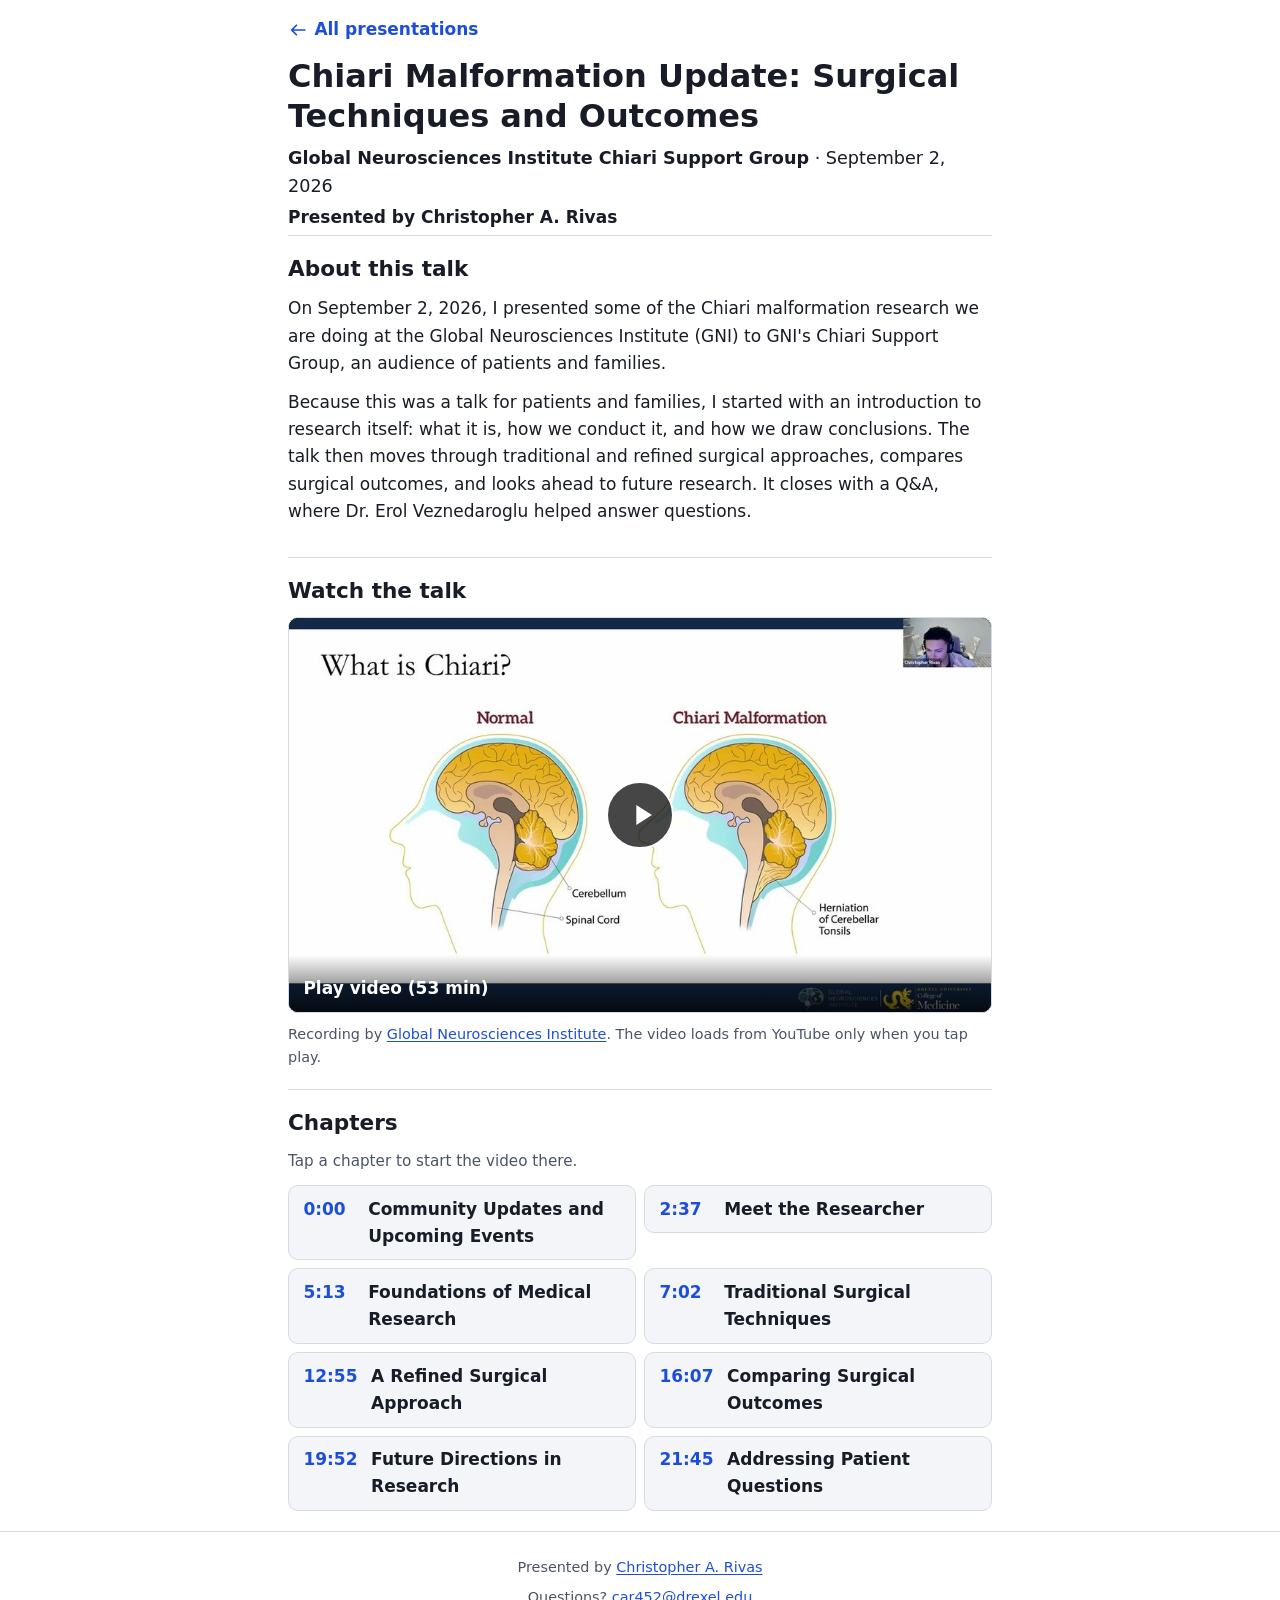
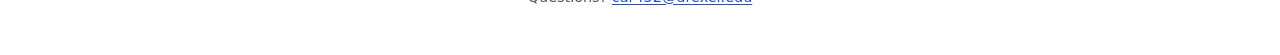
<file: t/chiari-support-group-2026/index.html>
<!doctype html>
<html lang="en">
<!-- generated by scripts/build_site.py; edit talks/chiari-support-group-2026/talk.json instead -->
<head>
  <meta charset="utf-8">
  <meta name="viewport" content="width=device-width, initial-scale=1">
  <title>Chiari Malformation Update: Surgical Techniques and Outcomes | Christopher A. Rivas</title>
  <meta name="description" content="Global Neurosciences Institute Chiari Support Group, September 2, 2026. Video and chapters presented by Christopher A. Rivas.">
  <meta name="color-scheme" content="light dark">
  <meta name="theme-color" content="#ffffff" media="(prefers-color-scheme: light)">
  <meta name="theme-color" content="#0f1420" media="(prefers-color-scheme: dark)">
  <link rel="canonical" href="https://christopherrivasmed.github.io/t/chiari-support-group-2026/">
  <link rel="icon" href="../../assets/favicon.svg" type="image/svg+xml">
  <meta property="og:type" content="article">
  <meta property="og:title" content="Chiari Malformation Update: Surgical Techniques and Outcomes">
  <meta property="og:description" content="Global Neurosciences Institute Chiari Support Group, September 2, 2026. Video and chapters presented by Christopher A. Rivas.">
  <meta property="og:url" content="https://christopherrivasmed.github.io/t/chiari-support-group-2026/">
  <meta property="og:image" content="https://christopherrivasmed.github.io/talks/chiari-support-group-2026/thumb.jpg">
  <meta name="twitter:card" content="summary_large_image">
  <link rel="stylesheet" href="../../css/style.css">
</head>
<body>
  <a class="skip-link" href="#main">Skip to content</a>

  <header class="wrap poster-top">
    <a class="back" href="../../presentations/"><svg viewBox="0 0 24 24" aria-hidden="true" focusable="false"><path d="M10 5l-7 7 7 7 1.4-1.4L6.8 13H21v-2H6.8l4.6-4.6L10 5z"/></svg>All presentations</a>
  </header>

  <main id="main" class="wrap poster-page">
    <h1>Chiari Malformation Update: Surgical Techniques and Outcomes</h1>
    <p class="conf"><strong>Global Neurosciences Institute Chiari Support Group</strong> &middot; <time datetime="2026-09-02">September 2, 2026</time></p>
    <p class="authors">Presented by Christopher A. Rivas</p>

    <section id="about-talk" aria-labelledby="about-talk-h">
      <h2 id="about-talk-h">About this talk</h2>
      <p>On September 2, 2026, I presented some of the Chiari malformation research we are doing at the Global Neurosciences Institute (GNI) to GNI&#x27;s Chiari Support Group, an audience of patients and families.</p>
      <p>Because this was a talk for patients and families, I started with an introduction to research itself: what it is, how we conduct it, and how we draw conclusions. The talk then moves through traditional and refined surgical approaches, compares surgical outcomes, and looks ahead to future research. It closes with a Q&amp;A, where Dr. Erol Veznedaroglu helped answer questions.</p>
    </section>
    <section id="video-section" aria-labelledby="video-h">
      <h2 id="video-h">Watch the talk</h2>
      <div class="video" id="video" data-video-id="rfDcBr90m1U" data-title="Chiari Malformation Update: Surgical Techniques and Outcomes">
        <a class="video-facade" href="https://www.youtube.com/watch?v=rfDcBr90m1U" target="_blank" rel="noopener">
          <img src="../../talks/chiari-support-group-2026/thumb.jpg" width="960" height="540" alt="Video thumbnail: Chiari Malformation Update: Surgical Techniques and Outcomes">
          <span class="video-play" aria-hidden="true"><svg viewBox="0 0 24 24" aria-hidden="true" focusable="false"><path d="M8 5v14l11-7z"/></svg></span>
          <span class="video-label">Play video (53 min)</span>
        </a>
      </div>
      <p class="video-credit">Recording by <a href="https://www.youtube.com/watch?v=rfDcBr90m1U" rel="noopener">Global Neurosciences Institute</a>. The video loads from YouTube only when you tap play.</p>
    </section>
    <section id="chapters" aria-labelledby="chapters-h">
      <h2 id="chapters-h">Chapters</h2>
      <p class="hint">Tap a chapter to start the video there.</p>
      <ol class="chapters">
        <li><a href="https://www.youtube.com/watch?v=rfDcBr90m1U&amp;t=0s" data-start="0" target="_blank" rel="noopener"><span class="chapter-time">0:00</span><span class="chapter-title">Community Updates and Upcoming Events</span></a></li>
        <li><a href="https://www.youtube.com/watch?v=rfDcBr90m1U&amp;t=157s" data-start="157" target="_blank" rel="noopener"><span class="chapter-time">2:37</span><span class="chapter-title">Meet the Researcher</span></a></li>
        <li><a href="https://www.youtube.com/watch?v=rfDcBr90m1U&amp;t=313s" data-start="313" target="_blank" rel="noopener"><span class="chapter-time">5:13</span><span class="chapter-title">Foundations of Medical Research</span></a></li>
        <li><a href="https://www.youtube.com/watch?v=rfDcBr90m1U&amp;t=422s" data-start="422" target="_blank" rel="noopener"><span class="chapter-time">7:02</span><span class="chapter-title">Traditional Surgical Techniques</span></a></li>
        <li><a href="https://www.youtube.com/watch?v=rfDcBr90m1U&amp;t=775s" data-start="775" target="_blank" rel="noopener"><span class="chapter-time">12:55</span><span class="chapter-title">A Refined Surgical Approach</span></a></li>
        <li><a href="https://www.youtube.com/watch?v=rfDcBr90m1U&amp;t=967s" data-start="967" target="_blank" rel="noopener"><span class="chapter-time">16:07</span><span class="chapter-title">Comparing Surgical Outcomes</span></a></li>
        <li><a href="https://www.youtube.com/watch?v=rfDcBr90m1U&amp;t=1192s" data-start="1192" target="_blank" rel="noopener"><span class="chapter-time">19:52</span><span class="chapter-title">Future Directions in Research</span></a></li>
        <li><a href="https://www.youtube.com/watch?v=rfDcBr90m1U&amp;t=1305s" data-start="1305" target="_blank" rel="noopener"><span class="chapter-time">21:45</span><span class="chapter-title">Addressing Patient Questions</span></a></li>
      </ol>
    </section>
  </main>

  <footer>
    <div class="wrap">
      <p>Presented by <a href="../../">Christopher A. Rivas</a></p>
      <p>Questions? <a href="mailto:car452@drexel.edu">car452@drexel.edu</a></p>
    </div>
  </footer>
  <script src="../../js/video-embed.js" defer></script>
</body>
</html>
</file>
<file: css/style.css>
/* Christopher A. Rivas - academic landing page. Plain CSS, mobile-first, no build step. */

:root {
  color-scheme: light dark;
  --bg: #ffffff;
  --bg-soft: #f3f5f9;
  --text: #171c26;
  --muted: #4a5465;
  --line: #d5dae3;
  --accent: #1d4ed8;
  --accent-text: #ffffff;
  --placeholder: #9a3412;
  --radius: 10px;
  --max: 46rem;
}

@media (prefers-color-scheme: dark) {
  :root {
    --bg: #0f1420;
    --bg-soft: #182033;
    --text: #e8ecf4;
    --muted: #b0b9ca;
    --line: #2d3750;
    --accent: #8ab4ff;
    --accent-text: #0b1020;
    --placeholder: #fdba74;
  }
}

*, *::before, *::after { box-sizing: border-box; }
[hidden] { display: none !important; }

html { -webkit-text-size-adjust: 100%; scroll-behavior: smooth; }

body {
  margin: 0;
  background: var(--bg);
  color: var(--text);
  font: 1.0625rem/1.6 system-ui, -apple-system, "Segoe UI", Roboto, "Helvetica Neue", Arial, sans-serif;
}

a { color: var(--accent); text-underline-offset: 2px; }
a:focus-visible, button:focus-visible, input:focus-visible { outline: 3px solid var(--accent); outline-offset: 2px; border-radius: 4px; }

.skip-link {
  position: absolute; left: 0.5rem; top: -4rem;
  background: var(--accent); color: var(--accent-text);
  padding: 0.5rem 0.75rem; border-radius: 6px; z-index: 10;
}
.skip-link:focus { top: 0.5rem; }

.wrap { max-width: var(--max); margin: 0 auto; padding: 0 1rem; }

/* ---------- Header / hero ---------- */
.hero { padding-top: 1.75rem; padding-bottom: 1.25rem; text-align: center; }  /* side padding comes from .wrap */
.hero img {
  width: 140px; height: 140px; border-radius: 50%;
  object-fit: cover; background: var(--bg-soft);
  border: 3px solid var(--line);
}
.hero h1 { margin: 0.9rem 0 0.2rem; font-size: 1.9rem; line-height: 1.2; }
.tagline { margin: 0 auto; max-width: 34rem; color: var(--muted); }
.contact { margin: 0.75rem 0 0; }
.contact a { font-weight: 600; }

/* ---------- Sections ---------- */
section { padding: 1.25rem 0; border-top: 1px solid var(--line); }
section h2 { margin: 0 0 0.75rem; font-size: 1.35rem; line-height: 1.25; }
section p { margin: 0 0 0.75rem; }

/* ---------- Buttons ---------- */
.btn-grid { display: grid; grid-template-columns: 1fr; gap: 0.6rem; margin: 0; padding: 0; list-style: none; }
.btn {
  display: flex; align-items: center; gap: 0.65rem;
  min-height: 48px; padding: 0.6rem 0.9rem;
  border: 1px solid var(--line); border-radius: var(--radius);
  background: var(--bg-soft); color: var(--text);
  text-decoration: none; font-weight: 600;
}
.btn:hover { border-color: var(--accent); }
.btn svg { width: 24px; height: 24px; flex: none; fill: currentColor; color: var(--accent); }
.btn small { display: block; font-weight: 400; font-size: 0.85rem; color: var(--muted); overflow-wrap: anywhere; }
.btn-primary { background: var(--accent); border-color: var(--accent); color: var(--accent-text); justify-content: center; }
.btn-primary svg { color: var(--accent-text); }
.btn-primary:hover { filter: brightness(1.08); }

@media (min-width: 30rem) {
  .btn-grid { grid-template-columns: 1fr 1fr; }
}

/* ---------- Publications ---------- */
.pubs { margin: 0; padding: 0; list-style: none; }
.pubs li { padding: 0.75rem 0; border-bottom: 1px solid var(--line); }
.pubs li:last-child { border-bottom: 0; }
.pub-title { font-weight: 600; }
.pub-meta { color: var(--muted); font-size: 0.95rem; }
.pub-links { margin: 0.25rem 0 0; font-size: 0.95rem; }

/* ---------- Poster search and tiles (home page) ---------- */
.poster-search { margin: 0 0 0.5rem; }
.poster-search input {
  width: 100%; min-height: 48px; padding: 0.6rem 0.9rem;
  font: inherit; color: var(--text); background: var(--bg);
  border: 1px solid var(--line); border-radius: var(--radius);
}
.poster-search input:focus { border-color: var(--accent); }
.poster-count { margin: 0 0 0.75rem; color: var(--muted); font-size: 0.9rem; }
.poster-empty { color: var(--muted); }

.tile-list { margin: 0; padding: 0; list-style: none; display: grid; grid-template-columns: 1fr; gap: 0.75rem; }
.tile {
  display: block; height: 100%; padding: 0.9rem 1rem;
  border: 1px solid var(--line); border-radius: var(--radius);
  background: var(--bg-soft); color: var(--text); text-decoration: none;
}
.tile:hover, .tile:focus-visible { border-color: var(--accent); }
.tile-title { margin: 0 0 0.25rem; font-size: 1.05rem; line-height: 1.35; }
.tile-meta { margin: 0 0 0.5rem; color: var(--muted); font-size: 0.95rem; }
.tile-cta { display: flex; align-items: center; gap: 0.25rem; margin: 0; color: var(--accent); font-size: 0.9rem; font-weight: 600; }
.tile-cta svg { width: 18px; height: 18px; fill: currentColor; }

@media (min-width: 40rem) {
  .tile-list { grid-template-columns: 1fr 1fr; }
}

/* ---------- Poster page (p/<slug>/) ---------- */
.poster-top { padding-top: 0.5rem; }
.back {
  display: inline-flex; align-items: center; gap: 0.4rem; min-height: 44px;
  font-weight: 600; text-decoration: none;
}
.back svg { width: 20px; height: 20px; fill: currentColor; }
.poster-page h1 { margin: 0.25rem 0 0.5rem; font-size: 1.6rem; line-height: 1.25; }
.poster-page .conf { margin: 0 0 0.25rem; font-size: 1.1rem; }
.poster-page .authors { margin: 0 0 0.25rem; color: var(--text); font-weight: 600; }
.poster-page .affiliation { margin: 0 0 1rem; color: var(--muted); font-size: 0.95rem; }
.poster-page .actions { margin: 1rem 0 1.25rem; }
.poster-preview img { display: block; width: 100%; height: auto; margin: 0 0 1.25rem; border: 1px solid var(--line); border-radius: var(--radius); }
.refs { margin: 0; padding-left: 1.5rem; }
.refs li { margin: 0 0 0.65rem; font-size: 0.97rem; overflow-wrap: anywhere; }

/* ---------- Placeholders (find them all with: python scripts/check_site.py) ---------- */
.ph { color: var(--placeholder); font-weight: 600; }

/* ---------- Footer ---------- */
footer { padding: 1.5rem 0 2.5rem; border-top: 1px solid var(--line); color: var(--muted); font-size: 0.9rem; text-align: center; }
footer p { margin: 0 0 0.4rem; }

@media (prefers-reduced-motion: reduce) { html { scroll-behavior: auto; } }
@media (min-width: 40rem) {
  .hero { padding-top: 2.5rem; }
  .hero h1 { font-size: 2.3rem; }
  .poster-page h1 { font-size: 2rem; }
}

.sr-only { position: absolute; width: 1px; height: 1px; margin: -1px; padding: 0; overflow: hidden; clip: rect(0 0 0 0); white-space: nowrap; border: 0; }

/* "View all posters" button under the home-page poster list */
.more { margin: 1rem 0 0; }
.more-btn { justify-content: center; }
.more-btn svg { width: 20px; height: 20px; }

/* ---------- Talks and presentations ---------- */
.group-h { margin: 1.25rem 0 0.6rem; font-size: 1.05rem; color: var(--muted); }
.group-h:first-of-type { margin-top: 0.5rem; }
.tile-kind { display: inline-block; margin: 0 0 0.35rem; padding: 0.05rem 0.55rem; border: 1px solid var(--accent); border-radius: 999px; color: var(--accent); font-size: 0.78rem; font-weight: 700; letter-spacing: 0.04em; text-transform: uppercase; }
.filter { display: flex; flex-wrap: wrap; gap: 0.5rem; margin: 0 0 0.75rem; }
.chip { min-height: 44px; padding: 0.4rem 0.95rem; font: inherit; font-weight: 600; color: var(--text); background: var(--bg-soft); border: 1px solid var(--line); border-radius: 999px; cursor: pointer; }
.chip:hover { border-color: var(--accent); }
.chip[aria-pressed="true"] { color: var(--accent-text); background: var(--accent); border-color: var(--accent); }

.video { position: relative; aspect-ratio: 16 / 9; width: 100%; background: #000; border: 1px solid var(--line); border-radius: var(--radius); overflow: hidden; scroll-margin-top: 0.75rem; }
.video iframe { position: absolute; inset: 0; width: 100%; height: 100%; border: 0; }
.video-facade { position: absolute; inset: 0; display: block; color: #fff; text-decoration: none; }
.video-facade img { display: block; width: 100%; height: 100%; object-fit: cover; }
.video-play { position: absolute; left: 50%; top: 50%; width: 68px; height: 68px; margin: -34px 0 0 -34px; display: flex; align-items: center; justify-content: center; background: rgba(0, 0, 0, 0.72); border: 2px solid #fff; border-radius: 50%; }
.video-play svg { width: 34px; height: 34px; fill: #fff; margin-left: 4px; }
.video-facade:hover .video-play, .video-facade:focus-visible .video-play { background: var(--accent); border-color: var(--accent); }
.video-facade:hover .video-play svg, .video-facade:focus-visible .video-play svg { fill: var(--accent-text); }
.video-label { position: absolute; left: 0; right: 0; bottom: 0; padding: 1.25rem 0.9rem 0.6rem; background: linear-gradient(transparent, rgba(0, 0, 0, 0.75)); font-weight: 600; }
.video-credit { margin: 0.6rem 0 0; color: var(--muted); font-size: 0.9rem; }

.hint { color: var(--muted); font-size: 0.95rem; }
.chapters { margin: 0; padding: 0; list-style: none; display: grid; gap: 0.5rem; }
.chapters a { display: flex; align-items: baseline; gap: 0.85rem; min-height: 48px; padding: 0.6rem 0.9rem; color: var(--text); text-decoration: none; background: var(--bg-soft); border: 1px solid var(--line); border-radius: var(--radius); }
.chapters a:hover, .chapters a:focus-visible { border-color: var(--accent); }
.chapters a[aria-current="true"] { border-color: var(--accent); box-shadow: inset 4px 0 0 var(--accent); }
.chapter-time { flex: none; min-width: 3.2rem; color: var(--accent); font-weight: 700; font-variant-numeric: tabular-nums; }
.chapter-title { font-weight: 600; }
@media (min-width: 40rem) { .chapters { grid-template-columns: 1fr 1fr; } }
</file>
